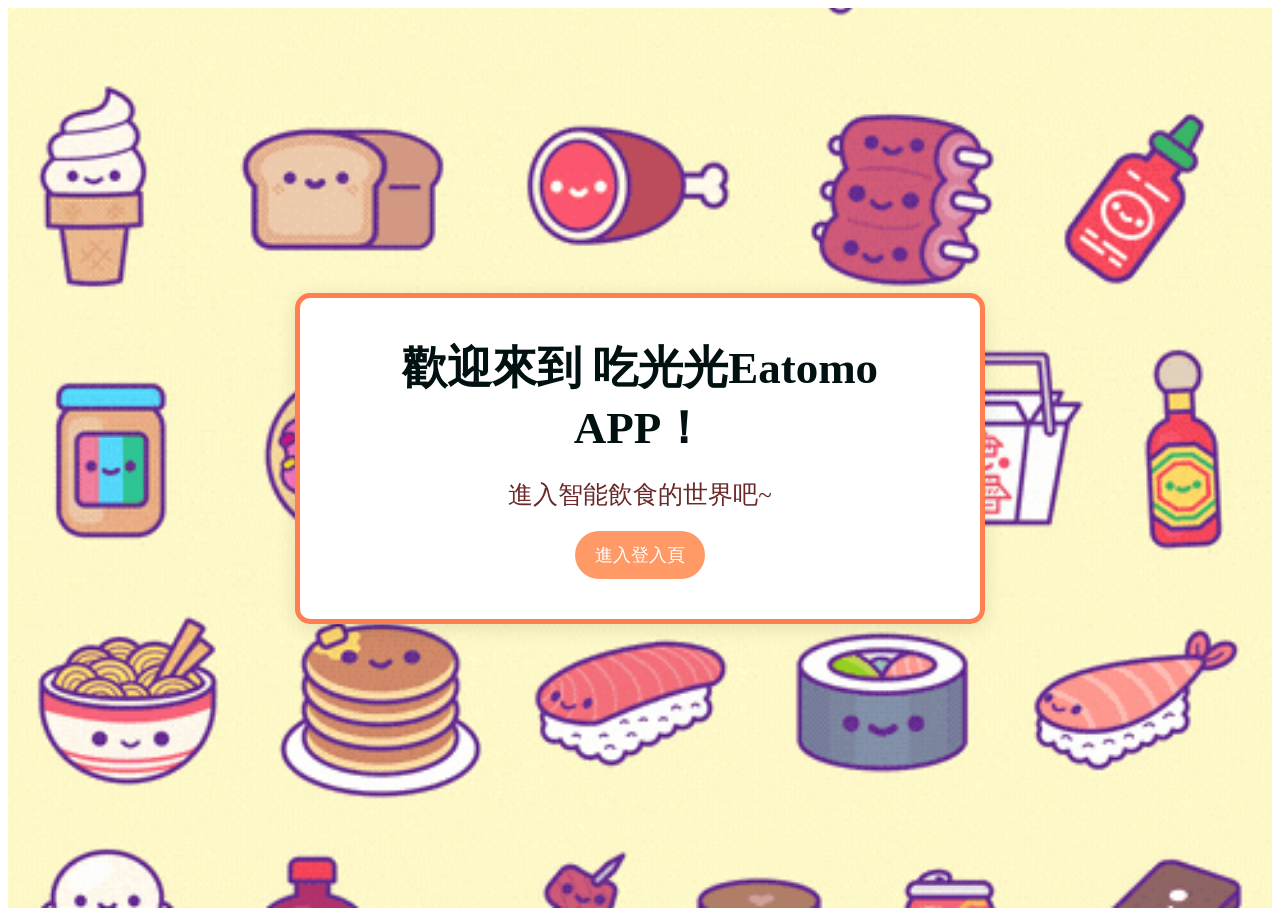
<file: index.html>
<!DOCTYPE html>
<html lang="zh-Hant">
<head>
  <meta charset="UTF-8">
  <title>歡迎來到 Eatomo</title>
  <link rel="stylesheet" href="css/welcome.css">
</head>
<body>
  <!-- 歡迎介面 -->
  <div class="welcome-container">
    <!-- 歡迎框 -->
    <div class="welcome-box">
      <h1 class="welcome-text">歡迎來到 吃光光Eatomo APP！</h1>
      <p class="sub-text">進入智能飲食的世界吧~</p>
      <button onclick="goToLogin()">進入登入頁</button>
    </div>
  </div>

  <script>
    function goToLogin() {
      window.location.href = 'login.html'; // 跳轉到登入頁
    }

  </script>
</body>
</html>
</file>
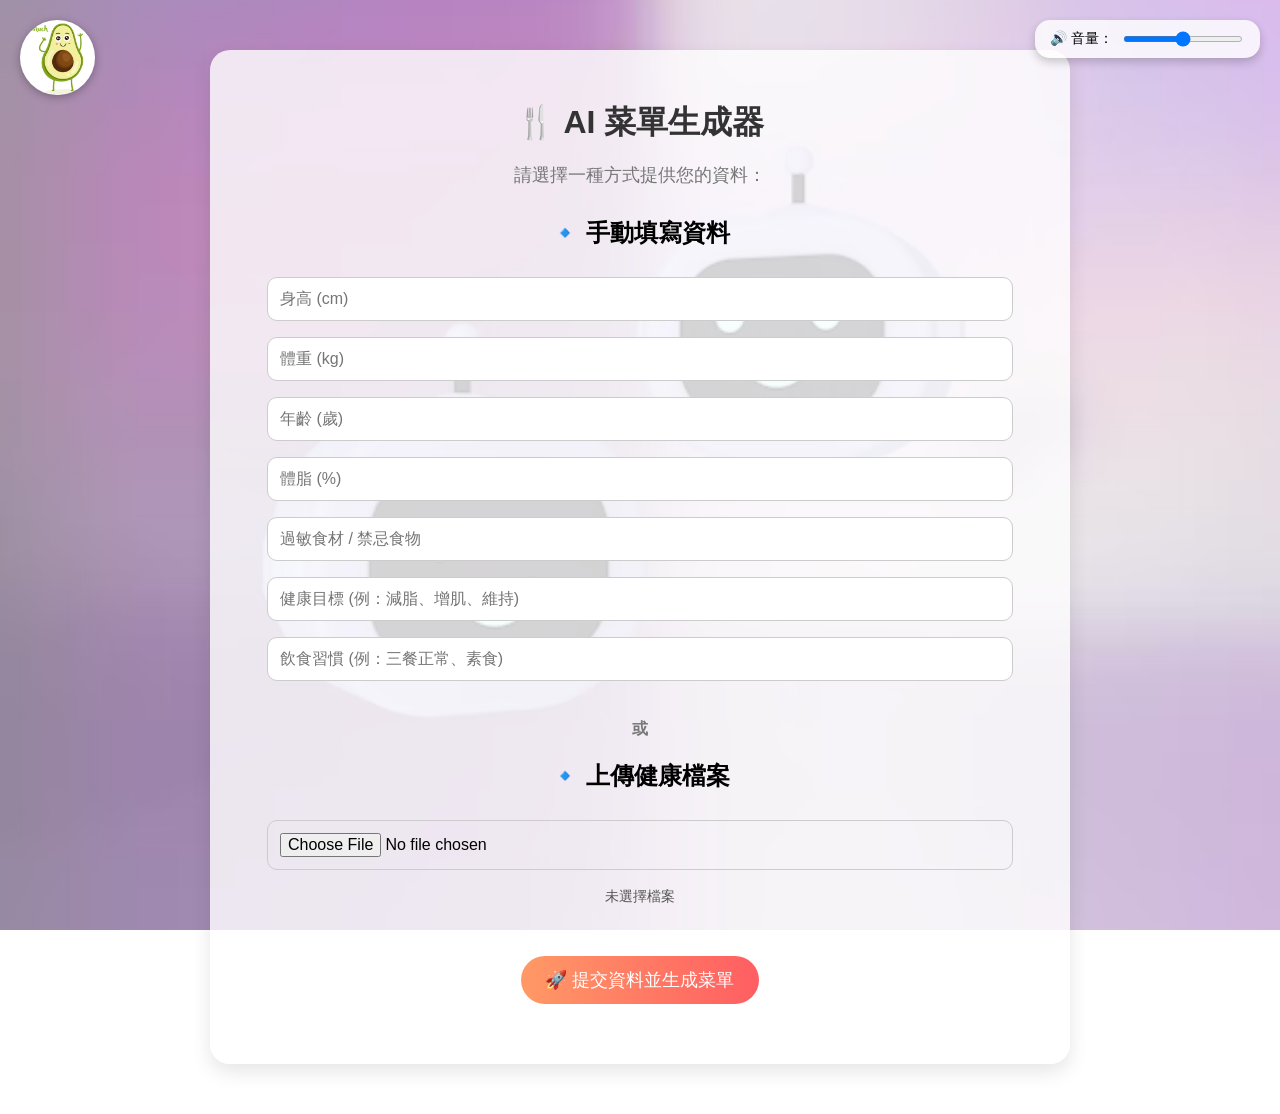
<file: ai-menu.html>
<!DOCTYPE html>
<html lang="zh-Hant">
<head>
  <meta charset="UTF-8">
  <meta name="viewport" content="width=device-width, initial-scale=1.0">
  <title>AI 菜單生成</title>
  <link rel="stylesheet" href="css/styles.css">
  <link rel="stylesheet" href="css/ai-menu.css">
</head>
<body>
  <!-- ✅ 左上角酪梨回首頁按鈕 -->
  <a href="home.html" class="home-button">
    <img src="images/home-avocado.jpg" alt="回首頁" class="home-icon">
    <!-- 背景音樂 -->
<audio id="backgroundMusic" src="audio/background-music.mp3" autoplay loop preload="auto"></audio>
  </a>
  <!-- ✅ 背景音樂音量控制器（獨立div） -->
  <div class="volume-control">
    🔊 音量：
    <input type="range" id="volumeSlider" min="0" max="1" step="0.01" value="0.5">
  </div>
  <!-- 🎵 隱藏的音效元件 -->
  <audio id="clickSound" src="audio/click-sound.mp3" preload="auto"></audio>
<div class="ai-menu-container">
  <h1 class="main-title">🍴 AI 菜單生成器</h1>
  <p class="subtitle">請選擇一種方式提供您的資料：</p>

  <!-- 方法一：手動填表 -->
  <div class="form-section">
    <h2>🔹 手動填寫資料</h2>
    <form id="manualForm">
      <input type="text" placeholder="身高 (cm)" name="height" required>
      <input type="text" placeholder="體重 (kg)" name="weight" required>
      <input type="text" placeholder="年齡 (歲)" name="age" required>
      <input type="text" placeholder="體脂 (%)" name="bodyfat" required>
      <input type="text" placeholder="過敏食材 / 禁忌食物" name="allergy">
      <input type="text" placeholder="健康目標 (例：減脂、增肌、維持)" name="goal" required>
      <input type="text" placeholder="飲食習慣 (例：三餐正常、素食)" name="habit" required>
    </form>
  </div>

  <p class="or-separator">或</p>

  <!-- 方法二：上傳檔案 -->
  <div class="upload-section">
    <h2>🔹 上傳健康檔案</h2>
    <input type="file" id="fileInput" accept=".png,.jpg,.jpeg,.pdf">
    <p id="fileName" class="file-name-display">未選擇檔案</p>
  </div>

  <!-- 提交按鈕 -->
  <button id="submitBtn" class="submit-button">🚀 提交資料並生成菜單</button>

  <!-- 生成中 -->
  <p id="loadingText" class="loading-text" style="display:none;">🍳 正在生成菜單中，請稍後...</p>

  <!-- 結果區 -->
  <div id="menuResult" class="menu-result"></div>

  <!-- 重新生成 -->
  <button id="regenBtn" class="regen-button" style="display:none;">🔄 重新生成</button>
</div>

<script src="js/ai-menu.js"></script>
</body>
</html>
</file>
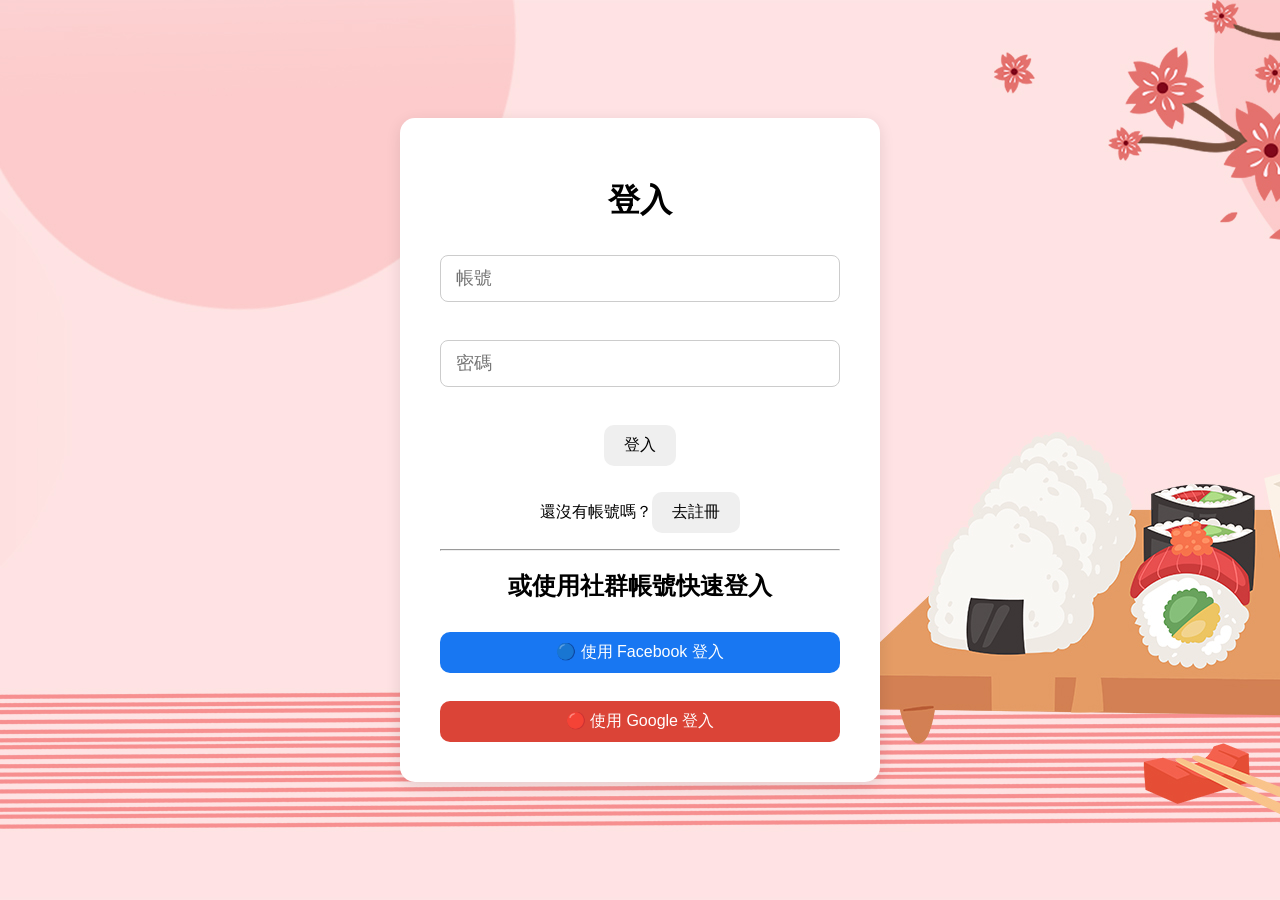
<file: home.html>
<!DOCTYPE html>
<html lang="zh-Hant">
<head>
  <meta charset="UTF-8">
  <meta name="viewport" content="width=device-width, initial-scale=1.0">
  <title>我的食譜菜單APP</title>
  <link rel="stylesheet" href="css/styles.css">
  <style>
    /* 回首頁按鈕樣式 */
    .home-button {
      position: fixed;
      top: 20px;
      left: 20px;
      z-index: 999; /* 確保按鈕在最上層 */
    }

    .home-icon {
      width: 75px;
      height: 75px;
      object-fit: cover;
      border-radius: 50%;
      box-shadow: 0 2px 8px rgba(0, 0, 0, 0.3);
      transition: all 0.3s ease;
    }

    .home-icon:hover {
      transform: scale(1.2);
      box-shadow: 0 4px 12px rgba(0, 0, 0, 0.4);
    }

    /* 登出按鈕樣式 */
    .logout-button {
      background-color: #7b42e0;
      color: white;
      border: none;
      border-radius: 25px;
      padding: 10px 20px;
      font-size: 16px;
      cursor: pointer;
      position: fixed;
      top: 20px;
      right: 20px;
      box-shadow: 0 4px 10px rgba(0, 0, 0, 0.1);
      transition: all 0.3s ease;
    }

    .logout-button:hover {
      background-color: #a617ed;
      box-shadow: 0 4px 15px rgba(230, 0, 246, 0.5);
    }

    .logout-button:active {
      transform: scale(0.98);
    }
  </style>
</head>
<body>
  <script>
    if (!localStorage.getItem('loggedInUser')) {
      alert('請先登入');
      window.location.href = 'login.html'; // 如果沒登入，跳轉到登入頁
    }
  </script>

  <!-- ✅ 左上角酪梨回首頁按鈕 -->
  <a href="home.html" class="home-button">
    <img src="images/home-avocado.jpg" alt="回首頁" class="home-icon">
    <audio id="backgroundMusic" src="audio/background-music.mp3" autoplay loop preload="auto"></audio>
  </a>
<!-- 音量控制器 -->
<div class="volume-control">
  🔊 音量：
  <input type="range" id="volumeSlider" min="0" max="1" step="0.01" value="0.5">
  <span id="volumeValue">50%</span> <!-- 顯示音量的百分比 -->
</div>

<!-- 音效 -->
<audio id="clickSound" src="audio/click-sound.mp3" preload="auto"></audio>

  <!-- 登出按鈕 -->
  <button class="logout-button" onclick="logout()">帳號登出</button>

  <div class="page-container">
    <!-- 今日資訊卡片 -->
    <div class="today-info-card">
      <div id="today-date">📅 今日日期：載入中...</div>
      <div id="today-weather">🌦️ 今日天氣：載入中...</div>
    </div>

    <!-- 分類按鈕區塊 -->
    <div class="category-card">
      <h1 class="main-title">🍽️ 我的食譜菜單APP</h1>
      <p class="subtitle">選擇一個分類，開始探索美味生活！</p>

      <div class="category-bar" id="categoryBar">
        <button class="category-button">AI菜單生成</button>
        <button class="category-button">最新食譜</button>
        <button class="category-button">人氣食譜</button>
        <button class="category-button">潤餅皮料理</button>
        <button class="category-button">低卡瘦身</button>
        <button class="category-button">蒜頭</button>
        <button class="category-button">番茄</button>
        <button class="category-button">蘆筍</button>
        <button class="category-button">早餐</button>
        <button class="category-button">素食/蔬食</button>
        <button class="category-button">烘焙點心&甜點</button>
        <button class="category-button">親子</button>
      </div>
    </div>

    <div class="hot-topics-card">
      <h2 class="hot-topics-title">🔥 今日熱門菜單 / 食譜推薦</h2>

      <div class="hot-topic-item" onclick="window.open('https://icook.tw/recipes/474701')">
        <img src="https://imageproxy.icook.network/resize?type=auto&url=http://tokyo-kitchen.icook.tw.s3.amazonaws.com/uploads/recipe/cover/474701/38bf975dd10047d8.jpg&stripmeta=true&background=255,255,255&width=600&nocrop=true" alt="無生蛋提拉米蘇食譜">
        <div class="hot-topic-text">
          <h3>超夯無生蛋提拉米蘇自製食譜</h3>
          <p>3分鐘快速學無生蛋提拉米蘇，春季必吃！</p>
        </div>
      </div>

      <div class="hot-topic-item" onclick="window.open('https://icook.tw/recipes/245864')">
        <img src="https://imageproxy.icook.network/resize?background=255%2C255%2C255&height=150&nocrop=false&stripmeta=true&type=auto&url=http%3A%2F%2Ftokyo-kitchen.icook.tw.s3.amazonaws.com%2Fuploads%2Frecipe%2Fcover%2F245864%2F0528273464edef2c.jpg&width=200" alt="蘋果塔">
        <div class="hot-topic-text">
          <h3>影片手把手教你做蘋果塔</h3>
          <p>簡單5分鐘上桌，清爽又低負擔！</p>
        </div>
      </div>
    </div>

  </div> <!-- /page-container -->

  <script src="js/script.js"></script>

  <script>
    // 登出功能
    function logout() {
      localStorage.removeItem('loggedInUser'); // 清除登入資訊
      window.location.href = 'login.html'; // 跳轉到登入頁
    }
    
  </script>
</body>
</html>
</file>
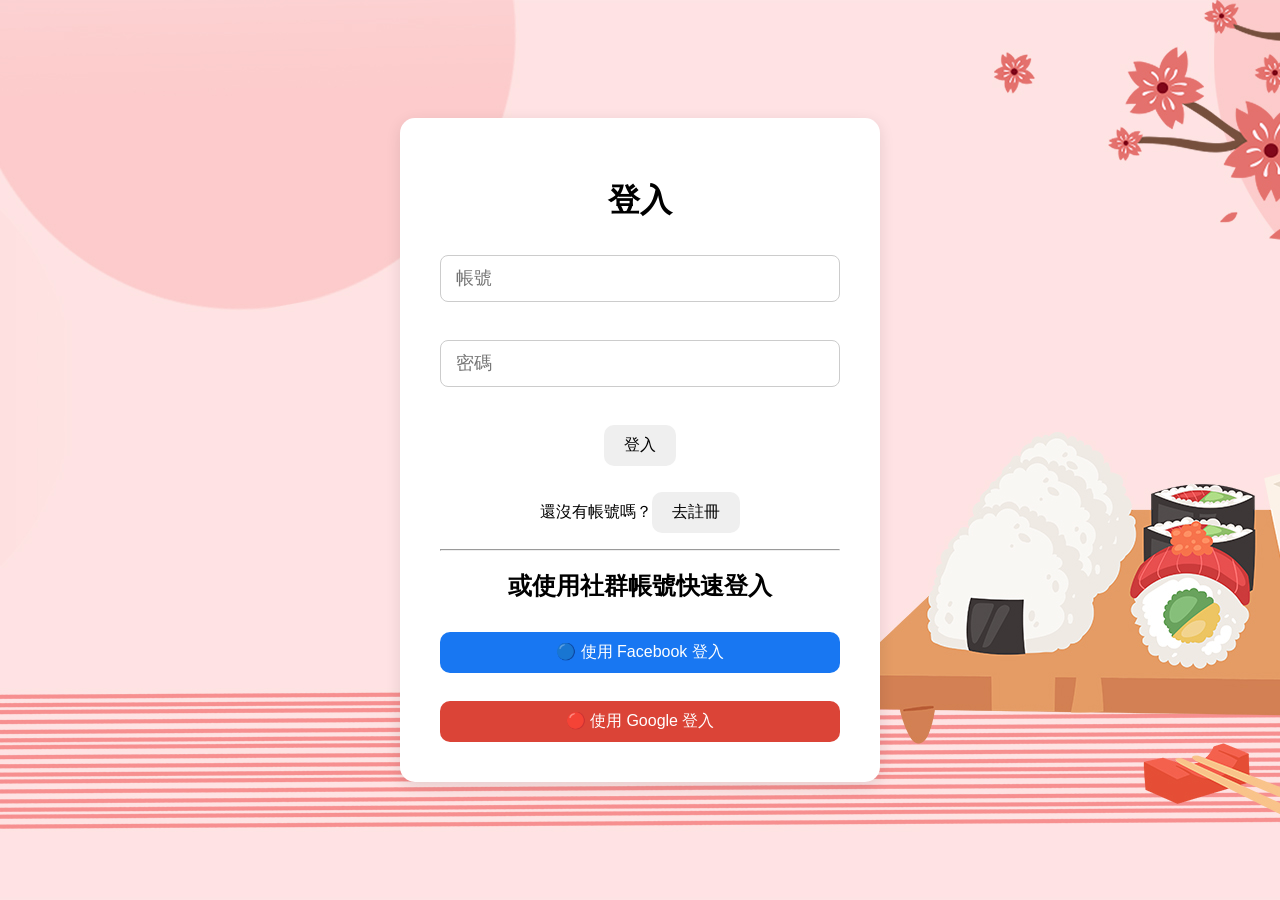
<file: login.html>
<!DOCTYPE html>
<html lang="zh-Hant">
<head>
  <meta charset="UTF-8">
  <title>登入</title>
  <link rel="stylesheet" href="css/login.css"> <!-- (之後可以加美化) -->
</head>
<body>
  <div class="login-container">

    <h1>登入</h1>

    <input type="text" id="loginUsername" placeholder="帳號"><br><br>
    <input type="password" id="loginPassword" placeholder="密碼"><br><br>

    <button onclick="login()">登入</button>

    <p>還沒有帳號嗎？<button onclick="goRegister()">去註冊</button></p>

    <hr>

    <h2>或使用社群帳號快速登入</h2>

    <button class="facebook-button" onclick="socialLogin('Facebook')">🔵 使用 Facebook 登入</button><br><br>
    <button class="google-button" onclick="socialLogin('Google')">🔴 使用 Google 登入</button>

  </div>

  <script>
    function login() {
      const username = document.getElementById('loginUsername').value;
      const password = document.getElementById('loginPassword').value;
      const savedPassword = localStorage.getItem('user_' + username);

      if (password === savedPassword) {
        localStorage.setItem('loggedInUser', username);
        alert('登入成功！');
        window.location.href = 'home.html'; // 登入成功跳首頁
      } else {
        alert('帳號或密碼錯誤');
      }
    }

    function goRegister() {
      window.location.href = 'register.html'; // 跳註冊
    }

    function socialLogin(provider) {
      const fakeUser = provider + "_user";
      localStorage.setItem('loggedInUser', fakeUser);
      alert(provider + '登入成功！');
      window.location.href = 'home.html';
    }
  </script>
</body>
</html>
</file>
<file: css/welcome.css>
/* welcome.css */

/* 歡迎介面背景 */
.welcome-container {
    display: flex;
    flex-direction: column;
    justify-content: center;
    align-items: center;
    height: 100vh;
    background: url('../images/welcome-background.gif') no-repeat center center fixed; /* 背景GIF */
    background-size: cover;
    text-align: center;
  }
  
  /* 歡迎框，只包含標題、文字和按鈕 */
  .welcome-box {
    background: white;
    padding: 40px;
    border: 5px solid #ff7f50; /* 邊框顏色 */
    border-radius: 15px; /* 圓角邊框 */
    box-shadow: 0 4px 20px rgba(0, 0, 0, 0.1); /* 增加陰影效果 */
    text-align: center;
    width: 80%; /* 根據需求調整寬度 */
    max-width: 600px; /* 最大寬度 */
  }
  
  .welcome-text {
    font-size: 45px;
    font-weight: bold;
    color: #011011; /* 橘紅色 */
    margin: 0;
    animation: electric 1s infinite alternate; /* 電擊動畫 */
  }
  
  .sub-text {
    font-size: 25px;
    color: #6a2828;
    margin: 20px 0;
  }
  
  button {
    padding: 12px 20px;
    background-color: #ff9966;
    color: white;
    font-size: 18px;
    border: none;
    border-radius: 25px;
    cursor: pointer;
    transition: background-color 0.3s ease;
  }
  
  button:hover {
    background-color: #ff5e62;
  }
  
/* 電擊動畫效果 */
@keyframes electric {
    0% {
      text-shadow: 0 0 5px #66ccff, 0 0 10px #66ccff, 0 0 15px #66ccff; /* 藍色開始 */
    }
    50% {
      text-shadow: 0 0 20px #0099ff, 0 0 30px #0099ff, 0 0 40px #0099ff; /* 深藍色最強烈 */
    }
    100% {
      text-shadow: 0 0 5px #66ccff, 0 0 10px #66ccff, 0 0 15px #66ccff; /* 藍色結束 */
    }
  }
</file>
<file: css/styles.css>
/* ===== 🌟 左上角固定回首頁按鈕 ===== */
.home-button {
  position: fixed;
  top: 20px;
  left: 20px;
  z-index: 999; /* 確保在最上層 */
  text-decoration: none;
}

.home-icon {
  width: 75px;
  height: 75px;
  object-fit: cover;
  border-radius: 50%; /* 圓形，超可愛 */
  box-shadow: 0 2px 8px rgba(0, 0, 0, 0.3); /* 小陰影 */
  transition: all 0.3s ease; /* 平滑hover效果 */
}

/* 滑鼠滑過酪梨icon，微放大特效 */
.home-icon:hover {
  transform: scale(1.2);
  box-shadow: 0 4px 12px rgba(0, 0, 0, 0.4);
}

/* ===== 🌟 點擊跳跳動畫 (jump) ===== */
@keyframes jump {
  0% { transform: translateY(0); }
  30% { transform: translateY(-15px); }
  60% { transform: translateY(0); }
  100% { transform: translateY(0); }
}

/* 點擊時跳跳特效套用到icon */
.home-icon.jump {
  animation: jump 0.5s ease;
}
/* ===== 🎵 背景音樂音量控制器樣式（左上角版） ===== */
.volume-control {
  position: fixed;
  top: 90px; /* 調整至頁面左上方 */
  right: 20px;
  background: linear-gradient(135deg, #f0a1f9, #fd82e9); /* 使用漸變色背景 */
  padding: 15px 20px;
  border-radius: 30px; /* 更圓潤的邊角 */
  box-shadow: 0 8px 20px rgba(0, 0, 0, 0.2); /* 更強的陰影效果 */
  font-size: 16px;
  display: flex;
  align-items: center;
  gap: 10px; /* 增加按鈕與音量條的間距 */
  z-index: 1000;
  transition: transform 0.3s ease, box-shadow 0.3s ease;
}

.volume-control:hover {
  transform: scale(1.05); /* 滑過時放大效果 */
  box-shadow: 0 12px 24px rgba(0, 0, 0, 0.3); /* 增強陰影效果 */
}

/* 音量控制滑塊 */
.volume-control input[type="range"] {
  width: 150px;
  height: 6px; /* 增加音量滑條的高度 */
  border-radius: 10px; /* 圓角滑塊 */
  background: #fff; /* 白色背景 */
  transition: background 0.3s ease;
}

.volume-control input[type="range"]::-webkit-slider-thumb {
  width: 20px;
  height: 20px;
  background: #fff; /* 圓形白色滑塊 */
  border-radius: 50%;
  border: 2px solid #838ff5; /* 給滑塊添加邊框 */
  cursor: pointer;
  transition: background 0.3s ease;
}

.volume-control input[type="range"]:hover::-webkit-slider-thumb {
  background: #959ffc; /* 滑鼠滑過時改變滑塊顏色 */
}

.volume-control input[type="range"]:focus {
  outline: none; /* 去除聚焦時的邊框 */
}

/* 顯示當前音量數值 */
.volume-control span {
  font-size: 16px;
  font-weight: bold;
  color: #fff; /* 白色字體 */
}


#volumeSlider {
  width: 60px;
}

/* ===== 🌟 全域設定 ===== */
body {
  margin: 0;
  padding: 0;
  font-family: 'Noto Sans TC', 'Helvetica Neue', sans-serif;
  background: url('../images/home-background.avif') no-repeat center center fixed;
  background-size: cover;
  min-height: 100vh;
}

/* ===== 🌟 外層版面容器，負責整頁置中 ===== */
.page-container {
  max-width: 1000px;
  margin: 0 auto;
  padding: 40px 20px;
  display: flex;
  flex-direction: column;
  align-items: center;
}

/* ===== 🌟 今日資訊卡片（日期+天氣） ===== */
.today-info-card {
  background: #ffffffcc;
  border-radius: 20px;
  padding: 20px 30px;
  margin-bottom: 30px;
  width: 100%;
  max-width: 900px;
  text-align: center;
  box-shadow: 0 6px 12px rgba(0,0,0,0.1);
  font-size: 18px;
  color: #555;
}

.today-info-card div {
  margin: 10px 0;
}

/* ===== 🌟 首頁主卡片（分類按鈕區） ===== */
.category-card {
  background: #ffffffcc;
  border-radius: 20px;
  padding: 40px 30px;
  width: 100%;
  box-shadow: 0 8px 20px rgba(0, 0, 0, 0.1);
  text-align: center;
}

/* ===== 🌟 主標題 + 副標題 ===== */
.main-title {
  font-size: 32px;
  margin-bottom: 10px;
  color: #333;
  animation: fadeUp 1s ease forwards;
}

.subtitle {
  font-size: 18px;
  margin-bottom: 30px;
  color: #777;
  animation: fadeUp 1.5s ease forwards;
}

/* ===== 🌟 分類按鈕列 ===== */
.category-bar {
  display: flex;
  flex-wrap: wrap;
  justify-content: center;
  gap: 15px;
}

/* 按鈕樣式 */
.category-button {
  padding: 12px 20px;
  font-size: 16px;
  font-weight: bold;
  border: none;
  border-radius: 30px;
  background: linear-gradient(to right, #ff9966, #ff5e62);
  color: white;
  cursor: pointer;
  transition: all 0.3s ease;
  box-shadow: 0 4px 8px rgba(0, 0, 0, 0.15);
}

/* 按鈕 hover 特效 */
.category-button:hover {
  background: linear-gradient(to right, #ff5e62, #ff9966);
  transform: translateY(-3px);
  box-shadow: 0 8px 16px rgba(0, 0, 0, 0.2);
}

/* 手機版按鈕自動換行 */
@media (max-width: 600px) {
  .category-button {
    width: 100%;
  }
}

/* ===== 🌟 今日熱門菜單區 ===== */
.hot-topics-card {
  background: #ffffffcc;
  border-radius: 20px;
  padding: 30px;
  margin-top: 40px;
  width: 100%;
  box-shadow: 0 8px 20px rgba(0, 0, 0, 0.1);
}

/* 今日熱門標題 */
.hot-topics-title {
  font-size: 24px;
  margin-bottom: 20px;
  color: #ff7f50;
  text-align: center;
  animation: fadeUp 2s ease forwards;
}

/* 每一個熱門小卡 */
.hot-topic-item {
  display: flex;
  align-items: center;
  margin-bottom: 20px;
  background: #fff8f3;
  border-radius: 15px;
  padding: 10px;
  cursor: pointer;
  transition: 0.3s;
}

.hot-topic-item:hover {
  background: #ffe6e0;
  transform: scale(1.02);
}

/* 熱門小圖片 */
.hot-topic-item img {
  width: 200px;
  height: 200px;
  object-fit: cover;
  border-radius: 15px;
  margin-right: 20px;
}

/* 熱門文字內容 */
.hot-topic-text h3 {
  margin: 0 0 5px 0;
  font-size: 18px;
  color: #333;
}

.hot-topic-text p {
  margin: 0;
  font-size: 14px;
  color: #777;
}

/* 響應式調整（手機版） */
@media (max-width: 600px) {
  .hot-topic-item {
    flex-direction: column;
    align-items: flex-start;
  }
  
  .hot-topic-item img {
    margin-bottom: 10px;
  }
}

/* ===== 🌟 進場動畫 fadeUp（標題用） ===== */
@keyframes fadeUp {
  0% {
    opacity: 0;
    transform: translateY(20px);
  }
  100% {
    opacity: 1;
    transform: translateY(0);
  }
}
</file>
<file: css/ai-menu.css>
/* ===== 🌟 左上角固定回首頁按鈕 ===== */
.home-button {
  position: fixed;
  top: 20px;
  left: 20px;
  z-index: 999; /* 確保在最上層 */
  text-decoration: none;
}

.home-icon {
  width: 75px;
  height: 75px;
  object-fit: cover;
  border-radius: 50%; /* 圓形，超可愛 */
  box-shadow: 0 2px 8px rgba(0, 0, 0, 0.3); /* 小陰影 */
  transition: all 0.3s ease; /* 平滑hover效果 */
}

/* 滑鼠滑過酪梨icon，微放大特效 */
.home-icon:hover {
  transform: scale(1.2);
  box-shadow: 0 4px 12px rgba(0, 0, 0, 0.4);
}

/* ===== 🌟 點擊跳跳動畫 (jump) ===== */
@keyframes jump {
  0% { transform: translateY(0); }
  30% { transform: translateY(-15px); }
  60% { transform: translateY(0); }
  100% { transform: translateY(0); }
}

/* 點擊時跳跳特效套用到icon */
.home-icon.jump {
  animation: jump 0.5s ease;
}
/* ===== 🎵 背景音樂音量控制器樣式（左上角版） ===== */
.volume-control {
  position: fixed;
  top: 20px; 
  right: 20px;
  background: #ffffffcc;
  padding: 10px 15px;
  border-radius: 15px;
  box-shadow: 0 4px 10px rgba(0, 0, 0, 0.2);
  font-size: 14px;
  display: flex;
  align-items: center;
  gap: 8px;
  z-index: 1000;
}

#volumeSlider {
  width: 120px;
}

body {
  margin: 0;
  padding: 0;
  font-family: 'Noto Sans TC', 'Helvetica Neue', sans-serif;
  background: url('../images/ai-menu-background.avif') no-repeat center center fixed;
  background-size: cover;
  min-height: 100vh;
}

.ai-menu-container {
    max-width: 800px;
    margin: 50px auto;
    padding: 30px;
    background: #ffffffcc;
    border-radius: 20px;
    box-shadow: 0 8px 20px rgba(0, 0, 0, 0.1);
    text-align: center;
  }
  
  .form-section, .upload-section {
    margin-bottom: 30px;
  }
  
  input[type="text"], input[type="file"] {
    width: 90%;
    padding: 12px;
    margin: 8px 0;
    border: 1px solid #ccc;
    border-radius: 10px;
    font-size: 16px;
  }
  
  .or-separator {
    margin: 20px 0;
    font-weight: bold;
    color: #777;
  }
  
  .submit-button, .regen-button {
    margin-top: 20px;
    padding: 12px 24px;
    background: linear-gradient(to right, #ff9966, #ff5e62);
    color: white;
    border: none;
    border-radius: 30px;
    font-size: 18px;
    cursor: pointer;
    transition: 0.3s;
  }
  
  .submit-button:hover, .regen-button:hover {
    background: linear-gradient(to right, #ff5e62, #ff9966);
    transform: translateY(-3px);
  }
  
  .loading-text {
    font-size: 18px;
    margin-top: 20px;
    color: #ff7f50;
  }
  
  .menu-result {
    margin-top: 30px;
  }
  
  .day-card {
    background: #fff8f0;
    border-radius: 20px;
    padding: 20px;
    margin-bottom: 20px;
    box-shadow: 0 4px 12px rgba(0,0,0,0.1);
    text-align: left;
  }
  
  .day-card h3 {
    margin-top: 0;
    color: #ff7f50;
  }
  
  .file-name-display {
    margin-top: 10px;
    font-size: 14px;
    color: #555;
  }
</file>
<file: css/login.css>
/* ===== 🌟 全域設定 ===== */
body {
  margin: 0;
  padding: 0;
  font-family: 'Noto Sans TC', 'Helvetica Neue', sans-serif;
  background: url('../images/login-background.jpg') no-repeat center center fixed;
  background-size: cover;
  min-height: 100vh;

   /* 使用 flexbox 讓內容置中 */
   display: flex;
   justify-content: center;  /* 水平置中 */
   align-items: center;      /* 垂直置中 */
}
  
  .login-container {
    background: white;
    padding: 40px;
    border-radius: 15px;
    box-shadow: 0 4px 15px rgba(0,0,0,0.1);
    text-align: center;
    width: 400px; /* ⬅️ 加上這行！設定寬度 */
    max-width: 90%; /* ⬅️ 手機版不超過畫面 */
  }
  
  
  input {
    width: 100%;
    padding: 12px 15px; /* 🆙 增加內距 */
    margin: 10px 0;
    box-sizing: border-box;
    font-size: 18px; /* 🆙 字體變大 */
    border: 1px solid #ccc;
    border-radius: 8px;
  }
  
  
  button {
    padding: 10px 20px;
    border: none;
    border-radius: 10px;
    margin-top: 10px;
    cursor: pointer;
    font-size: 16px;
  }
  
  /* 社群登入按鈕 */
  .facebook-button {
    background-color: #1877f2;
    color: white;
    width: 100%;
  }
  
  .google-button {
    background-color: #db4437;
    color: white;
    width: 100%;
  }
  /* 註冊按鈕 */
.register-button {
    background-color: #4CAF50; /* 綠色 */
    color: white;
    width: 100%;
  }
</file>
